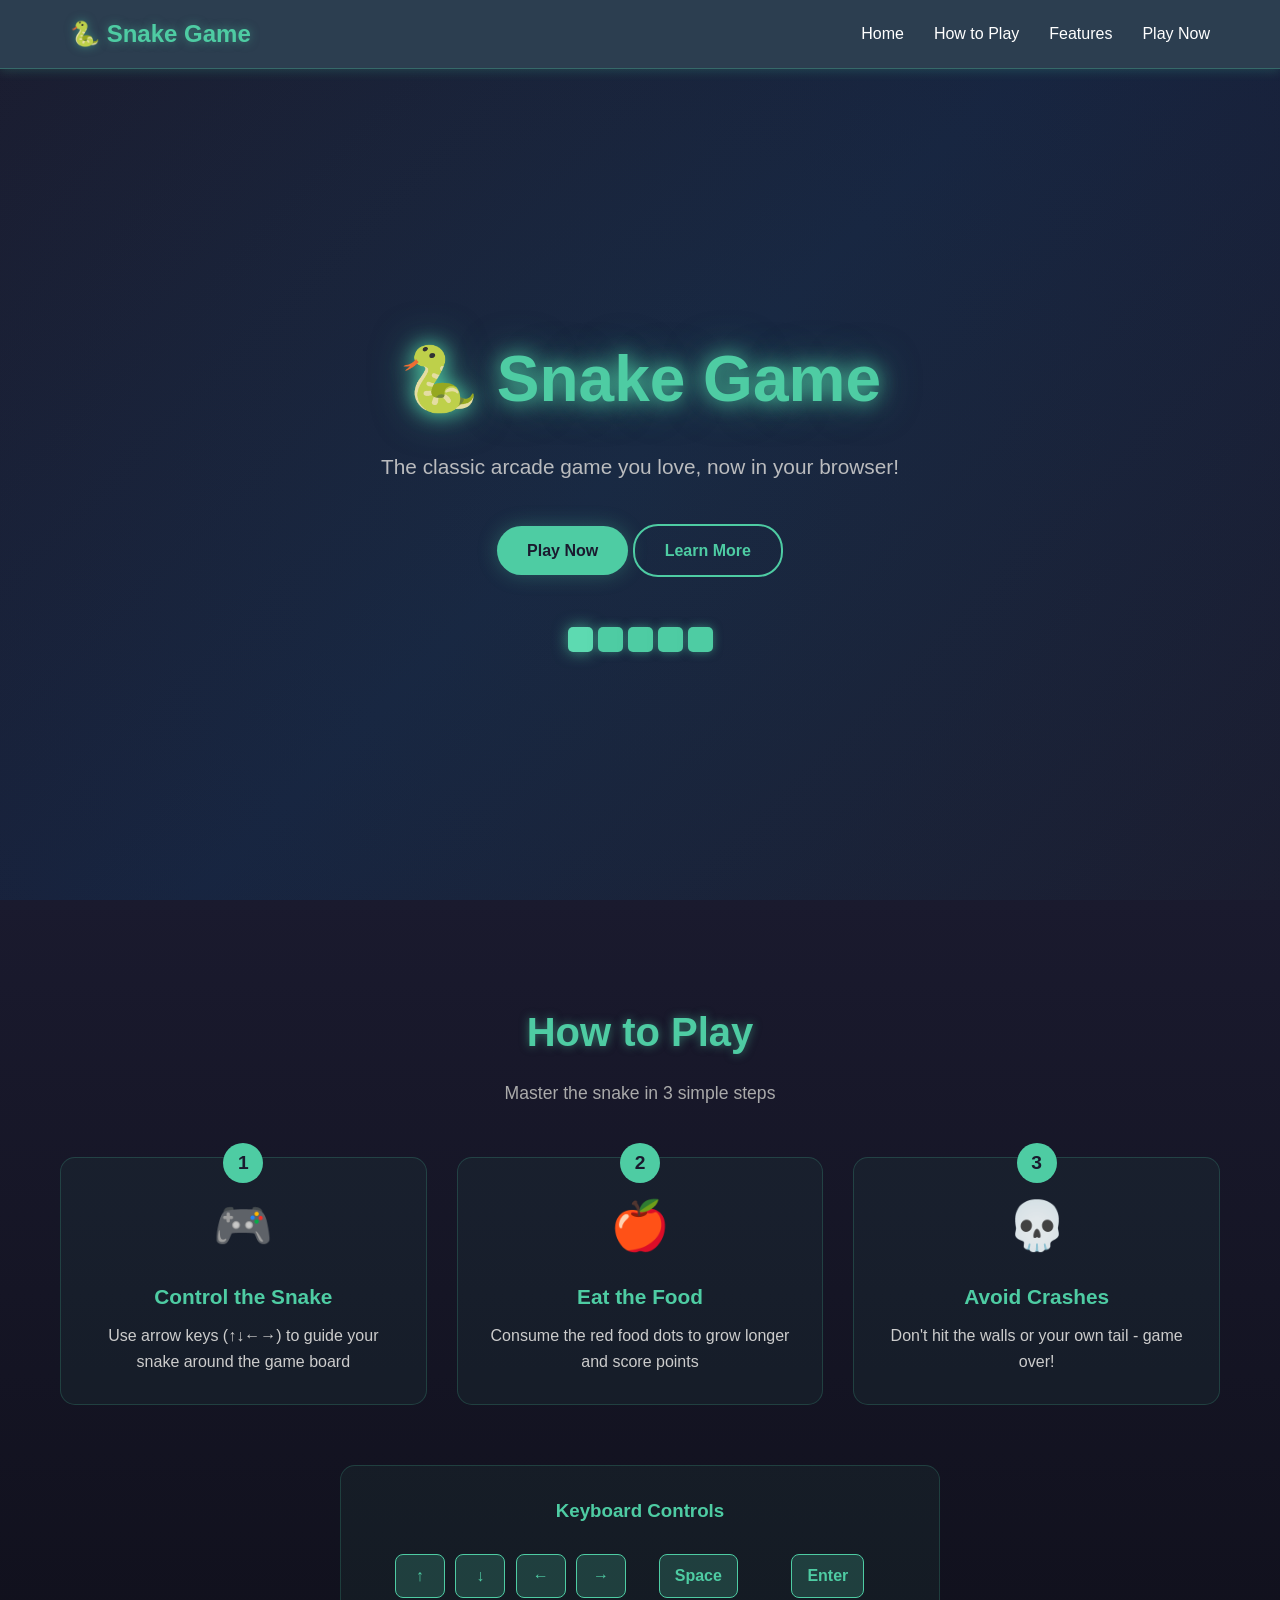
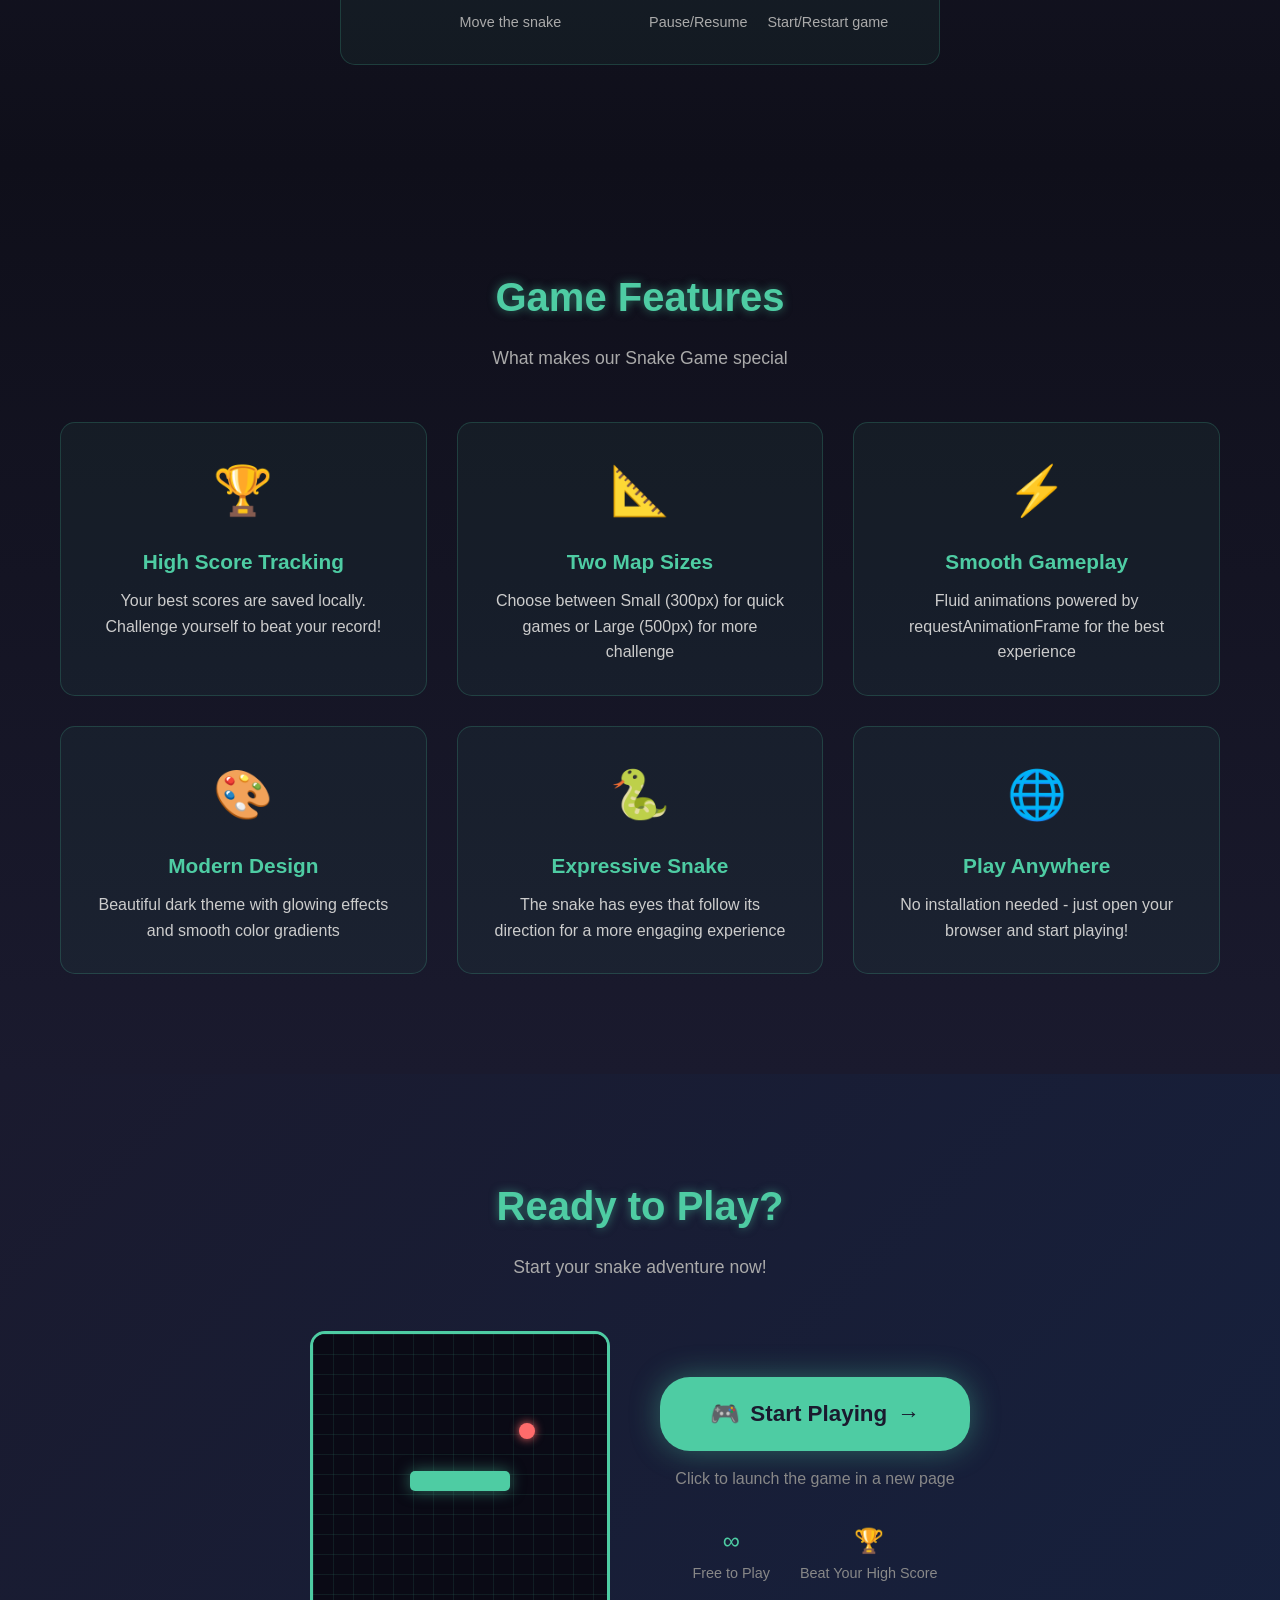
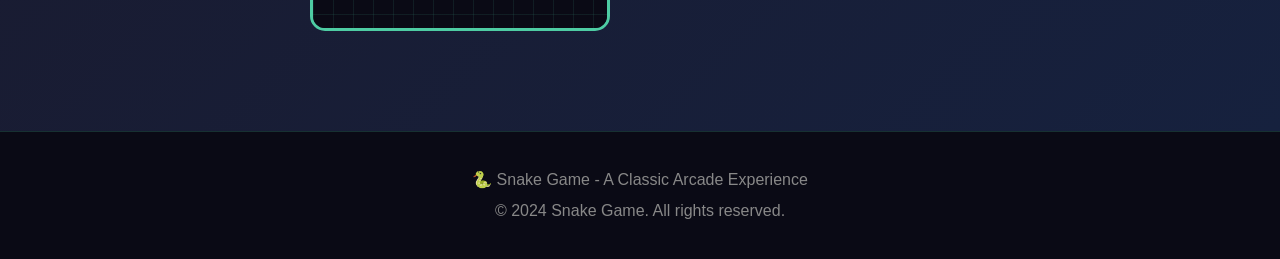
<file: index.html>
<!DOCTYPE html>
<html lang="en">
<head>
    <meta charset="UTF-8">
    <meta name="viewport" content="width=device-width, initial-scale=1.0">
    <link rel="icon" type="image/png" href="snake.png">
    <title>Snake Game - Classic Arcade Fun</title>
    <link rel="stylesheet" href="styles.css">
    <script src="script.js" defer></script>
</head>
<body>
    <!-- Header -->
    <header class="header">
        <nav class="nav">
            <div class="logo">🐍 Snake Game</div>
            <ul class="nav-links">
                <li><a href="#home">Home</a></li>
                <li><a href="#how-to-play">How to Play</a></li>
                <li><a href="#features">Features</a></li>
                <li><a href="#play">Play Now</a></li>
            </ul>
        </nav>
    </header>

    <!-- Hero Section -->
    <section id="home" class="hero">
        <div class="hero-content">
            <h1>🐍 Snake Game</h1>
            <p>The classic arcade game you love, now in your browser!</p>
            <a href="snake-game.html" class="btn btn-primary">Play Now</a>
            <a href="#how-to-play" class="btn btn-secondary">Learn More</a>
        </div>
        <div class="hero-snake-animation">
            <div class="snake-demo">
                <div class="snake-segment head"></div>
                <div class="snake-segment"></div>
                <div class="snake-segment"></div>
                <div class="snake-segment"></div>
                <div class="snake-segment"></div>
            </div>
        </div>
    </section>

    <!-- How to Play Section -->
    <section id="how-to-play" class="how-to-play">
        <div class="container">
            <h2>How to Play</h2>
            <p class="section-subtitle">Master the snake in 3 simple steps</p>
            <div class="steps-grid">
                <div class="step-card">
                    <div class="step-number">1</div>
                    <div class="step-icon">🎮</div>
                    <h3>Control the Snake</h3>
                    <p>Use arrow keys (↑↓←→) to guide your snake around the game board</p>
                </div>
                <div class="step-card">
                    <div class="step-number">2</div>
                    <div class="step-icon">🍎</div>
                    <h3>Eat the Food</h3>
                    <p>Consume the red food dots to grow longer and score points</p>
                </div>
                <div class="step-card">
                    <div class="step-number">3</div>
                    <div class="step-icon">💀</div>
                    <h3>Avoid Crashes</h3>
                    <p>Don't hit the walls or your own tail - game over!</p>
                </div>
            </div>
            <div class="controls-detail">
                <h3>Keyboard Controls</h3>
                <div class="controls-grid">
                    <div class="control-item">
                        <span class="key">↑</span>
                        <span class="key">↓</span>
                        <span class="key">←</span>
                        <span class="key">→</span>
                        <p>Move the snake</p>
                    </div>
                    <div class="control-item">
                        <span class="key">Space</span>
                        <p>Pause/Resume</p>
                    </div>
                    <div class="control-item">
                        <span class="key">Enter</span>
                        <p>Start/Restart game</p>
                    </div>
                </div>
            </div>
        </div>
    </section>

    <!-- Features Section -->
    <section id="features" class="features">
        <div class="container">
            <h2>Game Features</h2>
            <p class="section-subtitle">What makes our Snake Game special</p>
            <div class="features-grid">
                <div class="feature-card">
                    <div class="feature-icon">🏆</div>
                    <h3>High Score Tracking</h3>
                    <p>Your best scores are saved locally. Challenge yourself to beat your record!</p>
                </div>
                <div class="feature-card">
                    <div class="feature-icon">📐</div>
                    <h3>Two Map Sizes</h3>
                    <p>Choose between Small (300px) for quick games or Large (500px) for more challenge</p>
                </div>
                <div class="feature-card">
                    <div class="feature-icon">⚡</div>
                    <h3>Smooth Gameplay</h3>
                    <p>Fluid animations powered by requestAnimationFrame for the best experience</p>
                </div>
                <div class="feature-card">
                    <div class="feature-icon">🎨</div>
                    <h3>Modern Design</h3>
                    <p>Beautiful dark theme with glowing effects and smooth color gradients</p>
                </div>
                <div class="feature-card">
                    <div class="feature-icon">🐍</div>
                    <h3>Expressive Snake</h3>
                    <p>The snake has eyes that follow its direction for a more engaging experience</p>
                </div>
                <div class="feature-card">
                    <div class="feature-icon">🌐</div>
                    <h3>Play Anywhere</h3>
                    <p>No installation needed - just open your browser and start playing!</p>
                </div>
            </div>
        </div>
    </section>

    <!-- Play Section -->
    <section id="play" class="play-section">
        <div class="container">
            <h2>Ready to Play?</h2>
            <p class="section-subtitle">Start your snake adventure now!</p>
            <div class="play-cta">
                <div class="game-preview-box">
                    <div class="preview-canvas">
                        <div class="preview-grid"></div>
                        <div class="preview-snake"></div>
                        <div class="preview-food"></div>
                    </div>
                </div>
                <div class="play-button-wrapper">
                    <a href="snake-game.html" class="btn btn-game">
                        <span class="btn-icon">🎮</span>
                        Start Playing
                        <span class="btn-arrow">→</span>
                    </a>
                    <p class="play-text">Click to launch the game in a new page</p>
                    <div class="stats-preview">
                        <div class="stat">
                            <span class="stat-value">∞</span>
                            <span class="stat-label">Free to Play</span>
                        </div>
                        <div class="stat">
                            <span class="stat-value">🏆</span>
                            <span class="stat-label">Beat Your High Score</span>
                        </div>
                    </div>
                </div>
            </div>
        </div>
    </section>

    <!-- Footer -->
    <footer class="footer">
        <div class="container">
            <p>🐍 Snake Game - A Classic Arcade Experience</p>
            <p>&copy; 2024 Snake Game. All rights reserved.</p>
        </div>
    </footer>
</body>
</html>
</file>
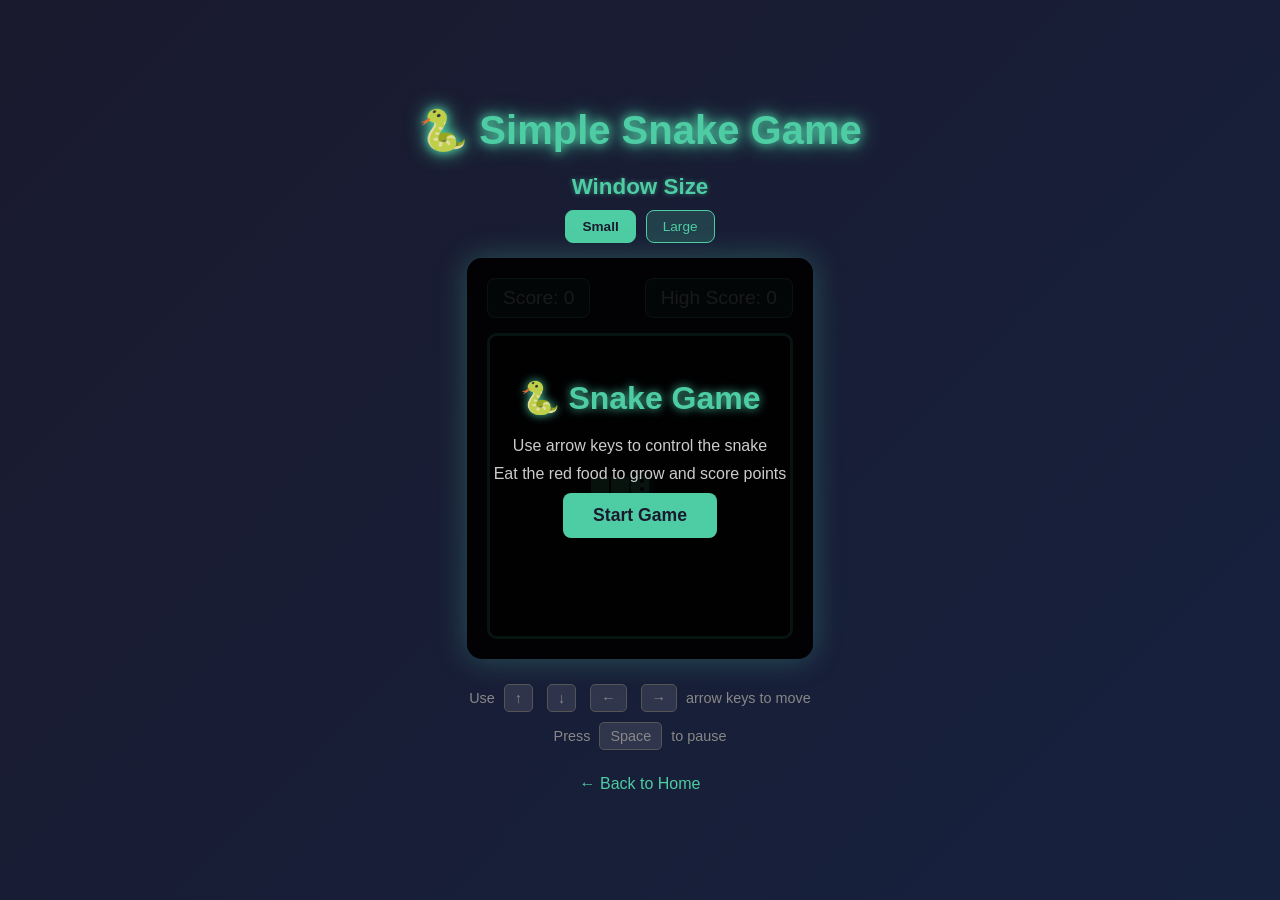
<file: snake-game.html>
<!DOCTYPE html>
<html lang="en">
<head>
    <meta charset="UTF-8">
    <meta name="viewport" content="width=device-width, initial-scale=1.0">
    <link rel="icon" type="image/png" href="snake.png">
    <title>Simple Snake Game</title>
    <style>
        * {
            margin: 0;
            padding: 0;
            box-sizing: border-box;
        }

        body {
            font-family: 'Arial', sans-serif;
            background: linear-gradient(135deg, #1a1a2e 0%, #16213e 100%);
            min-height: 100vh;
            display: flex;
            flex-direction: column;
            align-items: center;
            justify-content: center;
            color: #fff;
        }

        h1 {
            font-size: 2.5rem;
            margin-bottom: 20px;
            text-shadow: 0 0 10px #4ecca3, 0 0 20px #4ecca3;
            color: #4ecca3;
        }

        h2 {
            font-size: 1.8rem;
            margin-bottom: 15px;
            color: #4ecca3;
        }

        h3 {
            font-size: 1.4rem;
            margin-bottom: 10px;
            color: #4ecca3;
            text-shadow: 0 0 5px rgba(78, 204, 163, 0.5);
        }

        .game-container {
            position: relative;
            background: rgba(0, 0, 0, 0.3);
            padding: 20px;
            border-radius: 15px;
            box-shadow: 0 0 30px rgba(78, 204, 163, 0.3);
        }

        #gameCanvas {
            border: 3px solid #4ecca3;
            border-radius: 10px;
            background-color: #0a0a15;
            display: block;
        }

        .score-board {
            display: flex;
            justify-content: space-between;
            margin-bottom: 15px;
            font-size: 1.2rem;
        }

        .score, .high-score {
            padding: 8px 15px;
            background: rgba(78, 204, 163, 0.2);
            border-radius: 8px;
            border: 1px solid #4ecca3;
        }

        .controls-info {
            margin-top: 20px;
            text-align: center;
            color: #888;
            font-size: 0.9rem;
        }

        .controls-info span {
            display: inline-block;
            margin: 5px;
            padding: 5px 10px;
            background: rgba(255, 255, 255, 0.1);
            border-radius: 5px;
            border: 1px solid #555;
        }

        .start-overlay {
            position: absolute;
            top: 0;
            left: 0;
            width: 100%;
            height: 100%;
            background: rgba(0, 0, 0, 0.9);
            display: flex;
            flex-direction: column;
            align-items: center;
            justify-content: center;
            border-radius: 15px;
            z-index: 10;
        }

        .start-overlay h2 {
            font-size: 2rem;
            color: #4ecca3;
            margin-bottom: 20px;
            text-shadow: 0 0 10px #4ecca3;
        }

        .start-overlay p {
            font-size: 1rem;
            color: #ccc;
            margin-bottom: 10px;
        }

        .game-over-overlay {
            position: absolute;
            top: 0;
            left: 0;
            width: 100%;
            height: 100%;
            background: rgba(0, 0, 0, 0.8);
            display: none;
            flex-direction: column;
            align-items: center;
            justify-content: center;
            border-radius: 15px;
        }

        .game-over-overlay.show {
            display: flex;
        }

        .game-over-overlay h2 {
            font-size: 2rem;
            color: #ff6b6b;
            margin-bottom: 15px;
            text-shadow: 0 0 10px #ff6b6b;
        }

        .game-over-overlay p {
            font-size: 1.2rem;
            margin-bottom: 20px;
        }

        .btn {
            padding: 12px 30px;
            font-size: 1.1rem;
            background: #4ecca3;
            color: #1a1a2e;
            border: none;
            border-radius: 8px;
            cursor: pointer;
            font-weight: bold;
            transition: all 0.3s ease;
        }

        .btn:hover {
            background: #3db892;
            transform: scale(1.05);
            box-shadow: 0 0 15px #4ecca3;
        }

        .size-selector {
            display: flex;
            justify-content: center;
            gap: 10px;
            margin-bottom: 15px;
        }

        .size-btn {
            padding: 8px 16px;
            font-size: 0.85rem;
            background: rgba(78, 204, 163, 0.2);
            color: #4ecca3;
            border: 1px solid #4ecca3;
            border-radius: 8px;
            cursor: pointer;
            transition: all 0.3s ease;
            font-weight: 500;
        }

        .size-btn:hover {
            background: rgba(78, 204, 163, 0.4);
        }

        .size-btn.active {
            background: #4ecca3;
            color: #1a1a2e;
            font-weight: bold;
        }

        .size-btn:disabled {
            opacity: 0.4;
            cursor: not-allowed;
        }

        .back-link {
            margin-top: 20px;
            color: #4ecca3;
            text-decoration: none;
            font-size: 1rem;
            transition: color 0.3s;
        }

        .back-link:hover {
            color: #3db892;
            text-decoration: underline;
        }
    </style>
</head>
<body>
    <h1>🐍 Simple Snake Game</h1>
    <h3>Window Size</h3>
    <div class="size-selector">
        <button class="size-btn active" data-size="small">Small</button>
        <button class="size-btn" data-size="large">Large</button>
    </div>

    <div class="game-container">
        <div class="score-board">
            <div class="score">Score: <span id="scoreValue">0</span></div>
            <div class="high-score">High Score: <span id="highScoreValue">0</span></div>
        </div>

        <canvas id="gameCanvas" width="300" height="300"></canvas>

        <div class="start-overlay" id="startOverlay">
            <h2>🐍 Snake Game</h2>
            <p>Use arrow keys to control the snake</p>
            <p>Eat the red food to grow and score points</p>
            <button class="btn" onclick="startGame()">Start Game</button>
        </div>

        <div class="game-over-overlay" id="gameOverOverlay">
            <h2>Game Over!</h2>
            <p>Final Score: <span id="finalScore">0</span></p>
            <button class="btn" onclick="resetGame()">Play Again</button>
        </div>
    </div>

    <div class="controls-info">
        <p>Use <span>↑</span> <span>↓</span> <span>←</span> <span>→</span> arrow keys to move</p>
        <p>Press <span>Space</span> to pause</p>
    </div>

    <a href="index.html" class="back-link">← Back to Home</a>

    <script>
        // Game constants
        const canvas = document.getElementById('gameCanvas');
        const ctx = canvas.getContext('2d');
        const gridSize = 20;
        let tileCount = canvas.width / gridSize;

        // Map sizes
        const mapSizes = {
            small: 300,
            large: 500
        };

        // Game state
        let snake = [];
        let food = {};
        let direction = { x: 1, y: 0 };
        let nextDirection = { x: 1, y: 0 };
        let score = 0;
        let highScore = localStorage.getItem('snakeHighScore') || 0;
        let gameSpeed = 100; // milliseconds between moves
        let lastMoveTime = 0;
        let animationId = null;
        let isPaused = false;
        let isGameOver = false;

        // DOM elements
        const scoreValue = document.getElementById('scoreValue');
        const highScoreValue = document.getElementById('highScoreValue');
        const finalScore = document.getElementById('finalScore');
        const gameOverOverlay = document.getElementById('gameOverOverlay');
        const startOverlay = document.getElementById('startOverlay');

        // Game has not started yet
        let gameStarted = false;

        // Initialize high score display
        highScoreValue.textContent = highScore;

        // Initialize game (sets up snake and food, but doesn't start the loop)
        function initGame() {
            // Start with snake in the middle
            snake = [
                { x: Math.floor(tileCount / 2), y: Math.floor(tileCount / 2) },
                { x: Math.floor(tileCount / 2) - 1, y: Math.floor(tileCount / 2) },
                { x: Math.floor(tileCount / 2) - 2, y: Math.floor(tileCount / 2) }
            ];

            direction = { x: 1, y: 0 };
            nextDirection = { x: 1, y: 0 };
            score = 0;
            gameSpeed = 100;
            isPaused = false;
            isGameOver = false;

            scoreValue.textContent = score;
            gameOverOverlay.classList.remove('show');

            placeFood();
            draw();
        }

        // Start the game (called from start button)
        function startGame() {
            gameStarted = true;
            startOverlay.style.display = 'none';
            lastMoveTime = performance.now();
            
            // Disable size buttons during gameplay
            sizeButtons.forEach(btn => btn.disabled = true);
            
            if (animationId) cancelAnimationFrame(animationId);
            gameLoop();
        }

        // Smooth game loop using requestAnimationFrame
        function gameLoop(currentTime) {
            animationId = requestAnimationFrame(gameLoop);

            if (isPaused || isGameOver) return;

            const deltaTime = currentTime - lastMoveTime;

            if (deltaTime >= gameSpeed) {
                lastMoveTime = currentTime;
                update();
            }
        }

        // Place food at random position
        function placeFood() {
            do {
                food = {
                    x: Math.floor(Math.random() * tileCount),
                    y: Math.floor(Math.random() * tileCount)
                };
            } while (snake.some(segment => segment.x === food.x && segment.y === food.y));
        }

        // Update game state (called by game loop)
        function update() {
            // Update direction
            direction = { ...nextDirection };

            // Calculate new head position
            const head = {
                x: snake[0].x + direction.x,
                y: snake[0].y + direction.y
            };

            // Check wall collision
            if (head.x < 0 || head.x >= tileCount || head.y < 0 || head.y >= tileCount) {
                gameOver();
                return;
            }

            // Check self collision
            if (snake.some(segment => segment.x === head.x && segment.y === head.y)) {
                gameOver();
                return;
            }

            // Add new head
            snake.unshift(head);

            // Check food collision
            if (head.x === food.x && head.y === food.y) {
                score += 10;
                scoreValue.textContent = score;

                // Update high score
                if (score > highScore) {
                    highScore = score;
                    highScoreValue.textContent = highScore;
                    localStorage.setItem('snakeHighScore', highScore);
                }

                // Increase speed slightly
                if (gameSpeed > 50) {
                    gameSpeed -= 2;
                }

                placeFood();
            } else {
                // Remove tail if no food eaten
                snake.pop();
            }

            draw();
        }

        // Draw everything
        function draw() {
            // Clear canvas
            ctx.fillStyle = '#0a0a15';
            ctx.fillRect(0, 0, canvas.width, canvas.height);

            // Draw grid (subtle)
            ctx.strokeStyle = 'rgba(78, 204, 163, 0.1)';
            ctx.lineWidth = 0.5;
            for (let i = 0; i <= tileCount; i++) {
                ctx.beginPath();
                ctx.moveTo(i * gridSize, 0);
                ctx.lineTo(i * gridSize, canvas.height);
                ctx.stroke();
                ctx.beginPath();
                ctx.moveTo(0, i * gridSize);
                ctx.lineTo(canvas.width, i * gridSize);
                ctx.stroke();
            }

            // Draw food
            ctx.fillStyle = '#ff6b6b';
            ctx.shadowColor = '#ff6b6b';
            ctx.shadowBlur = 10;
            ctx.beginPath();
            ctx.arc(
                food.x * gridSize + gridSize / 2,
                food.y * gridSize + gridSize / 2,
                gridSize / 2 - 2,
                0,
                Math.PI * 2
            );
            ctx.fill();
            ctx.shadowBlur = 0;

            // Draw snake
            snake.forEach((segment, index) => {
                // Gradient color from head to tail
                const greenValue = Math.max(100, 204 - index * 10);
                ctx.fillStyle = index === 0 ? '#4ecca3' : `rgb(78, ${greenValue}, 130)`;

                if (index === 0) {
                    ctx.shadowColor = '#4ecca3';
                    ctx.shadowBlur = 10;
                } else {
                    ctx.shadowBlur = 0;
                }

                ctx.fillRect(
                    segment.x * gridSize + 1,
                    segment.y * gridSize + 1,
                    gridSize - 2,
                    gridSize - 2
                );

                // Draw eyes on head
                if (index === 0) {
                    ctx.fillStyle = '#0a0a15';
                    ctx.shadowBlur = 0;

                    let eyeOffsetX1, eyeOffsetX2, eyeOffsetY1, eyeOffsetY2;

                    if (direction.x === 1) { // Right
                        eyeOffsetX1 = 12; eyeOffsetY1 = 5;
                        eyeOffsetX2 = 12; eyeOffsetY2 = 13;
                    } else if (direction.x === -1) { // Left
                        eyeOffsetX1 = 6; eyeOffsetY1 = 5;
                        eyeOffsetX2 = 6; eyeOffsetY2 = 13;
                    } else if (direction.y === -1) { // Up
                        eyeOffsetX1 = 5; eyeOffsetY1 = 6;
                        eyeOffsetX2 = 13; eyeOffsetY2 = 6;
                    } else { // Down
                        eyeOffsetX1 = 5; eyeOffsetY1 = 12;
                        eyeOffsetX2 = 13; eyeOffsetY2 = 12;
                    }

                    ctx.beginPath();
                    ctx.arc(
                        segment.x * gridSize + eyeOffsetX1,
                        segment.y * gridSize + eyeOffsetY1,
                        2, 0, Math.PI * 2
                    );
                    ctx.fill();

                    ctx.beginPath();
                    ctx.arc(
                        segment.x * gridSize + eyeOffsetX2,
                        segment.y * gridSize + eyeOffsetY2,
                        2, 0, Math.PI * 2
                    );
                    ctx.fill();
                }
            });

            ctx.shadowBlur = 0;

            // Draw pause indicator
            if (isPaused) {
                ctx.fillStyle = 'rgba(0, 0, 0, 0.5)';
                ctx.fillRect(0, 0, canvas.width, canvas.height);
                ctx.fillStyle = '#4ecca3';
                ctx.font = '30px Arial';
                ctx.textAlign = 'center';
                ctx.fillText('PAUSED', canvas.width / 2, canvas.height / 2);
            }
        }

        // Game over
        function gameOver() {
            isGameOver = true;
            if (animationId) cancelAnimationFrame(animationId);
            finalScore.textContent = score;
            gameOverOverlay.classList.add('show');
            // Re-enable size buttons after game over
            sizeButtons.forEach(btn => btn.disabled = false);
        }

        // Reset game (after game over)
        function resetGame() {
            initGame();
            startGame();
        }

        // Handle keyboard input
        document.addEventListener('keydown', (e) => {
            // Handle Enter key for starting/restarting game
            if (e.key === 'Enter') {
                // Only start game if it hasn't started yet and start overlay is visible
                if (!gameStarted && startOverlay.style.display !== 'none') {
                    startGame();
                    e.preventDefault();
                    return;
                }
                // Only reset game if game is over and overlay is visible
                if (isGameOver && gameOverOverlay.classList.contains('show')) {
                    resetGame();
                    e.preventDefault();
                    return;
                }
            }

            switch (e.key) {
                case 'ArrowUp':
                    if (direction.y !== 1) nextDirection = { x: 0, y: -1 };
                    e.preventDefault();
                    break;
                case 'ArrowDown':
                    if (direction.y !== -1) nextDirection = { x: 0, y: 1 };
                    e.preventDefault();
                    break;
                case 'ArrowLeft':
                    if (direction.x !== 1) nextDirection = { x: -1, y: 0 };
                    e.preventDefault();
                    break;
                case 'ArrowRight':
                    if (direction.x !== -1) nextDirection = { x: 1, y: 0 };
                    e.preventDefault();
                    break;
                case ' ':
                    if (!isGameOver) {
                        isPaused = !isPaused;
                        draw();
                    }
                    e.preventDefault();
                    break;
            }
        });

        // Handle map size selection
        const sizeButtons = document.querySelectorAll('.size-btn');
        sizeButtons.forEach(btn => {
            btn.addEventListener('click', () => {
                const size = btn.getAttribute('data-size');
                changeMapSize(size);
            });
        });

        function changeMapSize(size) {
            // Update active button
            sizeButtons.forEach(b => b.classList.remove('active'));
            document.querySelector(`[data-size="${size}"]`).classList.add('active');

            // Set new canvas size
            const canvasSize = mapSizes[size];
            canvas.width = canvasSize;
            canvas.height = canvasSize;
            tileCount = canvasSize / gridSize;

            // If game hasn't started yet, just redraw
            if (!gameStarted) {
                initGame();
                return;
            }

            // If game is over, reinitialize but keep game over state
            if (isGameOver) {
                // Manually set up snake and food without resetting isGameOver
                snake = [
                    { x: Math.floor(tileCount / 2), y: Math.floor(tileCount / 2) },
                    { x: Math.floor(tileCount / 2) - 1, y: Math.floor(tileCount / 2) },
                    { x: Math.floor(tileCount / 2) - 2, y: Math.floor(tileCount / 2) }
                ];
                direction = { x: 1, y: 0 };
                nextDirection = { x: 1, y: 0 };
                score = 0;
                scoreValue.textContent = score;
                placeFood();
                draw();
                // Keep isGameOver = true and overlay visible
                return;
            }

            // During active gameplay, just redraw at new size without restarting
            // The snake and food positions will be scaled to fit the new grid
            draw();
        }

        // Initialize game (show start screen)
        initGame();
    </script>
</body>
</html>
</file>
<file: styles.css>
/* Reset and Base Styles */
* {
    margin: 0;
    padding: 0;
    box-sizing: border-box;
}

html {
    scroll-behavior: smooth;
}

body {
    font-family: 'Segoe UI', Tahoma, Geneva, Verdana, sans-serif;
    line-height: 1.6;
    color: #fff;
    background-color: #1a1a2e;
}

.container {
    max-width: 1200px;
    margin: 0 auto;
    padding: 0 20px;
}

/* Header and Navigation */
.header {
    background-color: rgba(26, 26, 46, 0.95);
    position: fixed;
    width: 100%;
    top: 0;
    z-index: 1000;
    box-shadow: 0 2px 10px rgba(78, 204, 163, 0.2);
    border-bottom: 1px solid rgba(78, 204, 163, 0.3);
}

.nav {
    display: flex;
    justify-content: space-between;
    align-items: center;
    padding: 15px 30px;
    max-width: 1200px;
    margin: 0 auto;
}

.logo {
    font-size: 1.5rem;
    font-weight: bold;
    color: #4ecca3;
    text-shadow: 0 0 10px rgba(78, 204, 163, 0.5);
}

.nav-links {
    display: flex;
    list-style: none;
    gap: 30px;
}

.nav-links a {
    color: #fff;
    text-decoration: none;
    font-weight: 500;
    transition: color 0.3s ease;
    position: relative;
}

.nav-links a:hover {
    color: #4ecca3;
}

.nav-links a::after {
    content: '';
    position: absolute;
    bottom: -5px;
    left: 0;
    width: 0;
    height: 2px;
    background: #4ecca3;
    transition: width 0.3s ease;
}

.nav-links a:hover::after {
    width: 100%;
}

/* Hero Section */
.hero {
    background: linear-gradient(135deg, #1a1a2e 0%, #16213e 50%, #1a1a2e 100%);
    min-height: 100vh;
    display: flex;
    flex-direction: column;
    align-items: center;
    justify-content: center;
    text-align: center;
    padding-top: 80px;
    position: relative;
    overflow: hidden;
}

.hero::before {
    content: '';
    position: absolute;
    width: 200%;
    height: 200%;
    background: radial-gradient(circle, rgba(78, 204, 163, 0.05) 0%, transparent 70%);
    animation: rotate 30s linear infinite;
}

@keyframes rotate {
    from { transform: translate(-50%, -50%) rotate(0deg); }
    to { transform: translate(-50%, -50%) rotate(360deg); }
}

.hero-content {
    position: relative;
    z-index: 1;
}

.hero-content h1 {
    font-size: 4rem;
    margin-bottom: 20px;
    text-shadow: 0 0 20px #4ecca3, 0 0 40px rgba(78, 204, 163, 0.5);
    color: #4ecca3;
    animation: glow 2s ease-in-out infinite alternate;
}

@keyframes glow {
    from { text-shadow: 0 0 20px #4ecca3, 0 0 40px rgba(78, 204, 163, 0.5); }
    to { text-shadow: 0 0 30px #4ecca3, 0 0 60px rgba(78, 204, 163, 0.7); }
}

.hero-content p {
    font-size: 1.3rem;
    margin-bottom: 40px;
    opacity: 0.9;
    color: #ccc;
}

.hero-buttons {
    display: flex;
    gap: 20px;
    justify-content: center;
    flex-wrap: wrap;
}

/* Buttons */
.btn {
    display: inline-block;
    padding: 12px 30px;
    border-radius: 25px;
    font-weight: 600;
    text-decoration: none;
    transition: all 0.3s ease;
    cursor: pointer;
}

.btn-primary {
    background: #4ecca3;
    color: #1a1a2e;
    box-shadow: 0 0 20px rgba(78, 204, 163, 0.3);
}

.btn-primary:hover {
    background: #3db892;
    transform: translateY(-3px);
    box-shadow: 0 0 30px rgba(78, 204, 163, 0.5);
}

.btn-secondary {
    background: transparent;
    color: #4ecca3;
    border: 2px solid #4ecca3;
}

.btn-secondary:hover {
    background: rgba(78, 204, 163, 0.1);
    transform: translateY(-3px);
}

/* Snake Demo Animation */
.hero-snake-animation {
    position: relative;
    z-index: 1;
    margin-top: 50px;
}

.snake-demo {
    display: flex;
    gap: 5px;
    animation: snakeMove 3s ease-in-out infinite;
}

.snake-segment {
    width: 25px;
    height: 25px;
    border-radius: 5px;
    background: #4ecca3;
    box-shadow: 0 0 10px rgba(78, 204, 163, 0.5);
}

.snake-segment.head {
    background: #5ddab1;
    box-shadow: 0 0 15px rgba(78, 204, 163, 0.7);
}

@keyframes snakeMove {
    0%, 100% { transform: translateX(0); }
    50% { transform: translateX(20px); }
}

/* Section Titles */
h2 {
    font-size: 2.5rem;
    text-align: center;
    margin-bottom: 15px;
    color: #4ecca3;
    text-shadow: 0 0 10px rgba(78, 204, 163, 0.5);
}

.section-subtitle {
    text-align: center;
    color: #aaa;
    margin-bottom: 50px;
    font-size: 1.1rem;
}

/* How to Play Section */
.how-to-play {
    padding: 100px 0;
    background: linear-gradient(180deg, #1a1a2e 0%, #0f0f1a 100%);
}

.steps-grid {
    display: grid;
    grid-template-columns: repeat(auto-fit, minmax(280px, 1fr));
    gap: 30px;
    margin-bottom: 60px;
}

.step-card {
    background: rgba(78, 204, 163, 0.05);
    border: 1px solid rgba(78, 204, 163, 0.2);
    border-radius: 15px;
    padding: 30px;
    text-align: center;
    position: relative;
    transition: all 0.3s ease;
}

.step-card:hover {
    transform: translateY(-10px);
    border-color: rgba(78, 204, 163, 0.5);
    box-shadow: 0 10px 30px rgba(78, 204, 163, 0.2);
}

.step-number {
    position: absolute;
    top: -15px;
    left: 50%;
    transform: translateX(-50%);
    width: 40px;
    height: 40px;
    background: #4ecca3;
    color: #1a1a2e;
    border-radius: 50%;
    display: flex;
    align-items: center;
    justify-content: center;
    font-weight: bold;
    font-size: 1.2rem;
}

.step-icon {
    font-size: 3rem;
    margin-bottom: 15px;
}

.step-card h3 {
    color: #4ecca3;
    margin-bottom: 10px;
    font-size: 1.3rem;
}

.step-card p {
    color: #ccc;
}

/* Controls Detail */
.controls-detail {
    background: rgba(78, 204, 163, 0.05);
    border: 1px solid rgba(78, 204, 163, 0.2);
    border-radius: 15px;
    padding: 30px;
    max-width: 600px;
    margin: 0 auto;
}

.controls-detail h3 {
    text-align: center;
    color: #4ecca3;
    margin-bottom: 25px;
}

.controls-grid {
    display: flex;
    flex-wrap: wrap;
    gap: 20px;
    justify-content: center;
}

.control-item {
    text-align: center;
}

.key {
    display: inline-block;
    padding: 8px 15px;
    background: rgba(78, 204, 163, 0.2);
    border: 1px solid #4ecca3;
    border-radius: 8px;
    color: #4ecca3;
    font-weight: bold;
    margin: 3px;
    min-width: 50px;
}

.control-item p {
    margin-top: 10px;
    color: #aaa;
    font-size: 0.9rem;
}

/* Features Section */
.features {
    padding: 100px 0;
    background: linear-gradient(180deg, #0f0f1a 0%, #1a1a2e 100%);
}

.features-grid {
    display: grid;
    grid-template-columns: repeat(auto-fit, minmax(300px, 1fr));
    gap: 30px;
}

.feature-card {
    background: rgba(78, 204, 163, 0.05);
    border: 1px solid rgba(78, 204, 163, 0.2);
    border-radius: 15px;
    padding: 30px;
    text-align: center;
    transition: all 0.3s ease;
}

.feature-card:hover {
    transform: translateY(-10px);
    border-color: rgba(78, 204, 163, 0.5);
    box-shadow: 0 10px 30px rgba(78, 204, 163, 0.2);
}

.feature-icon {
    font-size: 3rem;
    margin-bottom: 15px;
}

.feature-card h3 {
    color: #4ecca3;
    margin-bottom: 10px;
    font-size: 1.3rem;
}

.feature-card p {
    color: #ccc;
}

/* Play Section */
.play-section {
    padding: 100px 0;
    background: linear-gradient(135deg, #1a1a2e 0%, #16213e 100%);
}

.play-cta {
    display: flex;
    flex-wrap: wrap;
    gap: 50px;
    align-items: center;
    justify-content: center;
}

.game-preview-box {
    width: 300px;
    height: 300px;
    background: rgba(0, 0, 0, 0.3);
    border: 3px solid #4ecca3;
    border-radius: 15px;
    position: relative;
    overflow: hidden;
}

.preview-canvas {
    width: 100%;
    height: 100%;
    position: relative;
    background: #0a0a15;
}

.preview-grid {
    width: 100%;
    height: 100%;
    background-image: 
        linear-gradient(rgba(78, 204, 163, 0.1) 1px, transparent 1px),
        linear-gradient(90deg, rgba(78, 204, 163, 0.1) 1px, transparent 1px);
    background-size: 20px 20px;
}

.preview-snake {
    position: absolute;
    top: 50%;
    left: 50%;
    transform: translate(-50%, -50%);
    width: 100px;
    height: 20px;
    background: #4ecca3;
    border-radius: 5px;
    box-shadow: 0 0 15px rgba(78, 204, 163, 0.5);
}

.preview-food {
    position: absolute;
    top: 30%;
    left: 70%;
    width: 16px;
    height: 16px;
    background: #ff6b6b;
    border-radius: 50%;
    box-shadow: 0 0 10px #ff6b6b;
}

.play-button-wrapper {
    text-align: center;
}

.btn-game {
    display: inline-flex;
    align-items: center;
    gap: 10px;
    padding: 18px 50px;
    font-size: 1.4rem;
    background: #4ecca3;
    color: #1a1a2e;
    border-radius: 30px;
    font-weight: bold;
    box-shadow: 0 0 30px rgba(78, 204, 163, 0.4);
    transition: all 0.3s ease;
}

.btn-game:hover {
    background: #3db892;
    transform: scale(1.05);
    box-shadow: 0 0 50px rgba(78, 204, 163, 0.6);
}

.btn-icon {
    font-size: 1.5rem;
}

.btn-arrow {
    transition: transform 0.3s ease;
}

.btn-game:hover .btn-arrow {
    transform: translateX(5px);
}

.play-text {
    margin-top: 15px;
    color: #888;
}

.stats-preview {
    display: flex;
    gap: 30px;
    justify-content: center;
    margin-top: 30px;
}

.stat {
    text-align: center;
}

.stat-value {
    display: block;
    font-size: 1.5rem;
    color: #4ecca3;
}

.stat-label {
    color: #888;
    font-size: 0.9rem;
}

/* Footer */
.footer {
    background-color: #0a0a15;
    color: #888;
    text-align: center;
    padding: 30px 0;
    border-top: 1px solid rgba(78, 204, 163, 0.2);
}

.footer p {
    margin: 5px 0;
}

/* Responsive Design */
@media (max-width: 768px) {
    .nav {
        flex-direction: column;
        gap: 15px;
    }

    .nav-links {
        gap: 20px;
    }

    .hero-content h1 {
        font-size: 2.5rem;
    }

    .hero-content p {
        font-size: 1rem;
    }

    h2 {
        font-size: 2rem;
    }

    .steps-grid,
    .features-grid {
        grid-template-columns: 1fr;
    }

    .play-cta {
        flex-direction: column;
    }

    .btn-game {
        padding: 15px 35px;
        font-size: 1.2rem;
    }

    .stats-preview {
        flex-direction: column;
        gap: 15px;
    }
}

@media (max-width: 480px) {
    .hero-content h1 {
        font-size: 2rem;
    }

    .nav-links {
        gap: 15px;
        font-size: 0.9rem;
    }

    .hero-buttons {
        flex-direction: column;
        align-items: center;
    }
}
</file>
